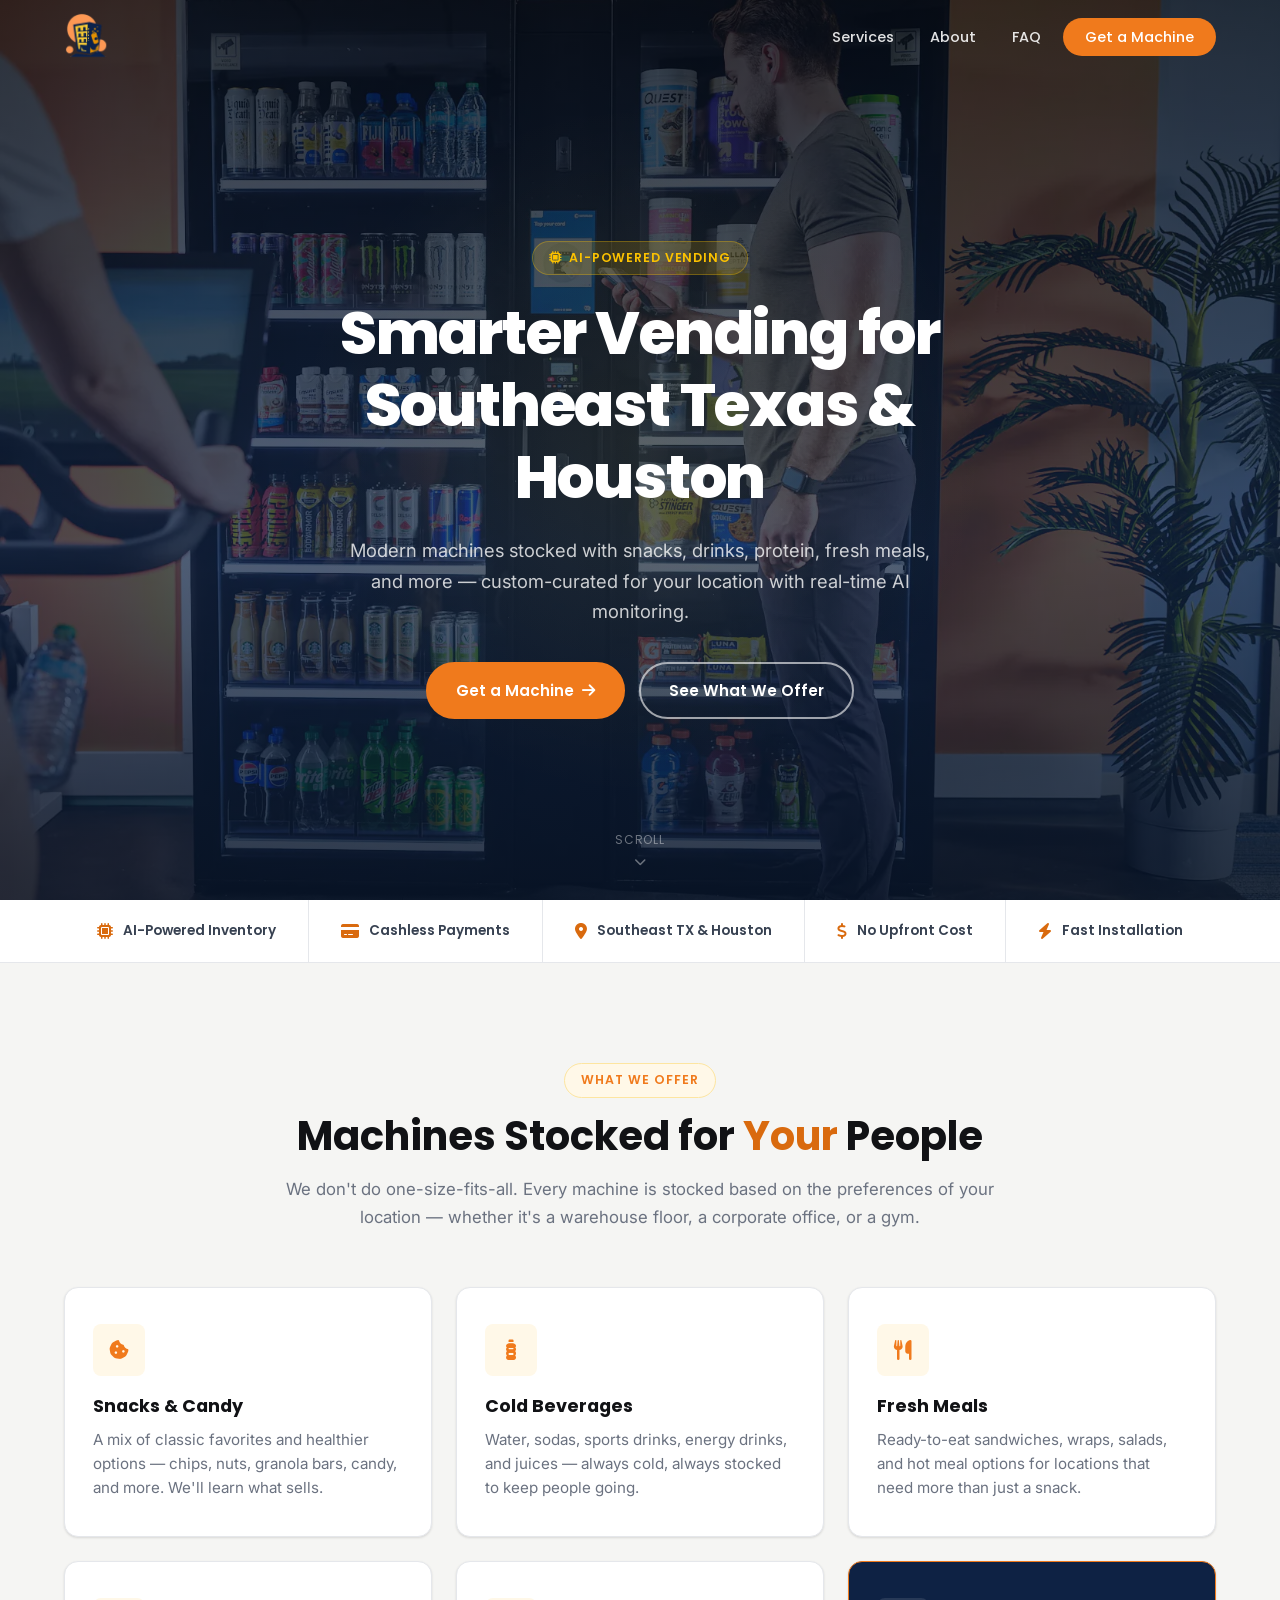
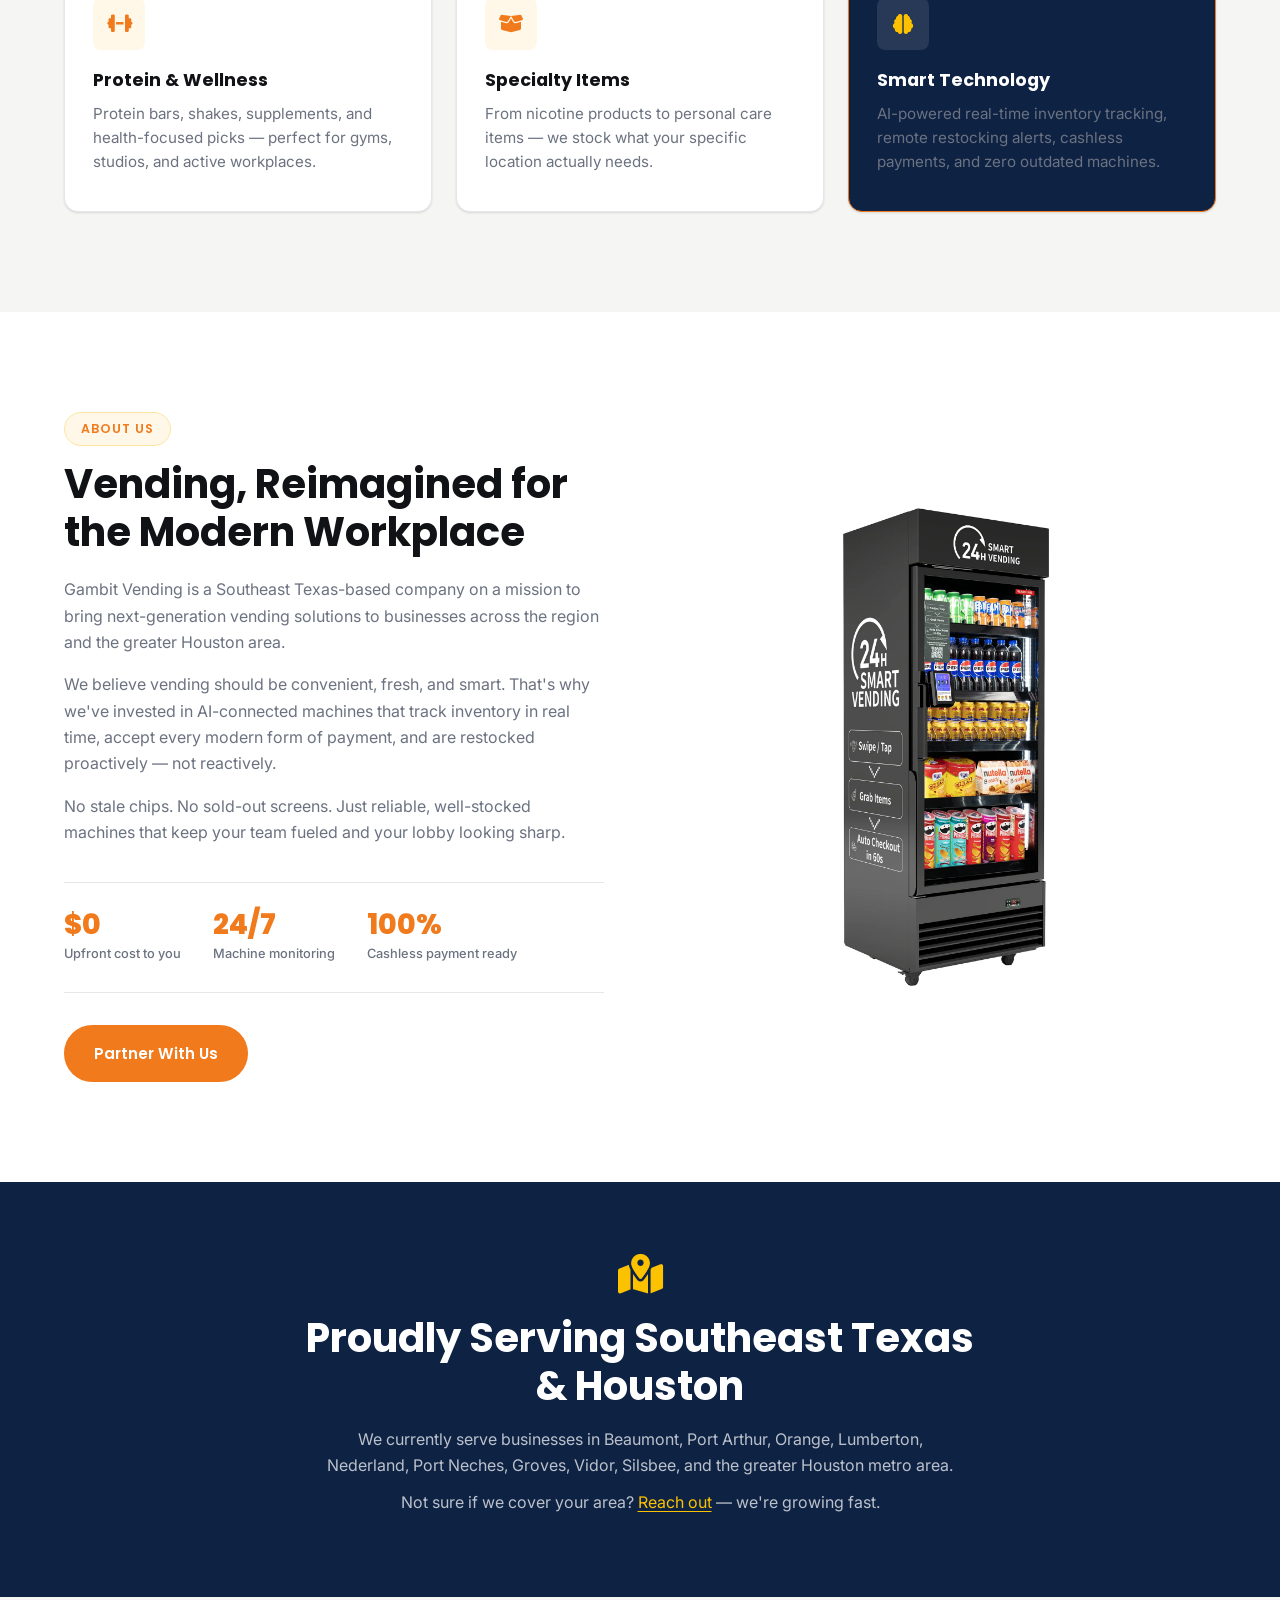
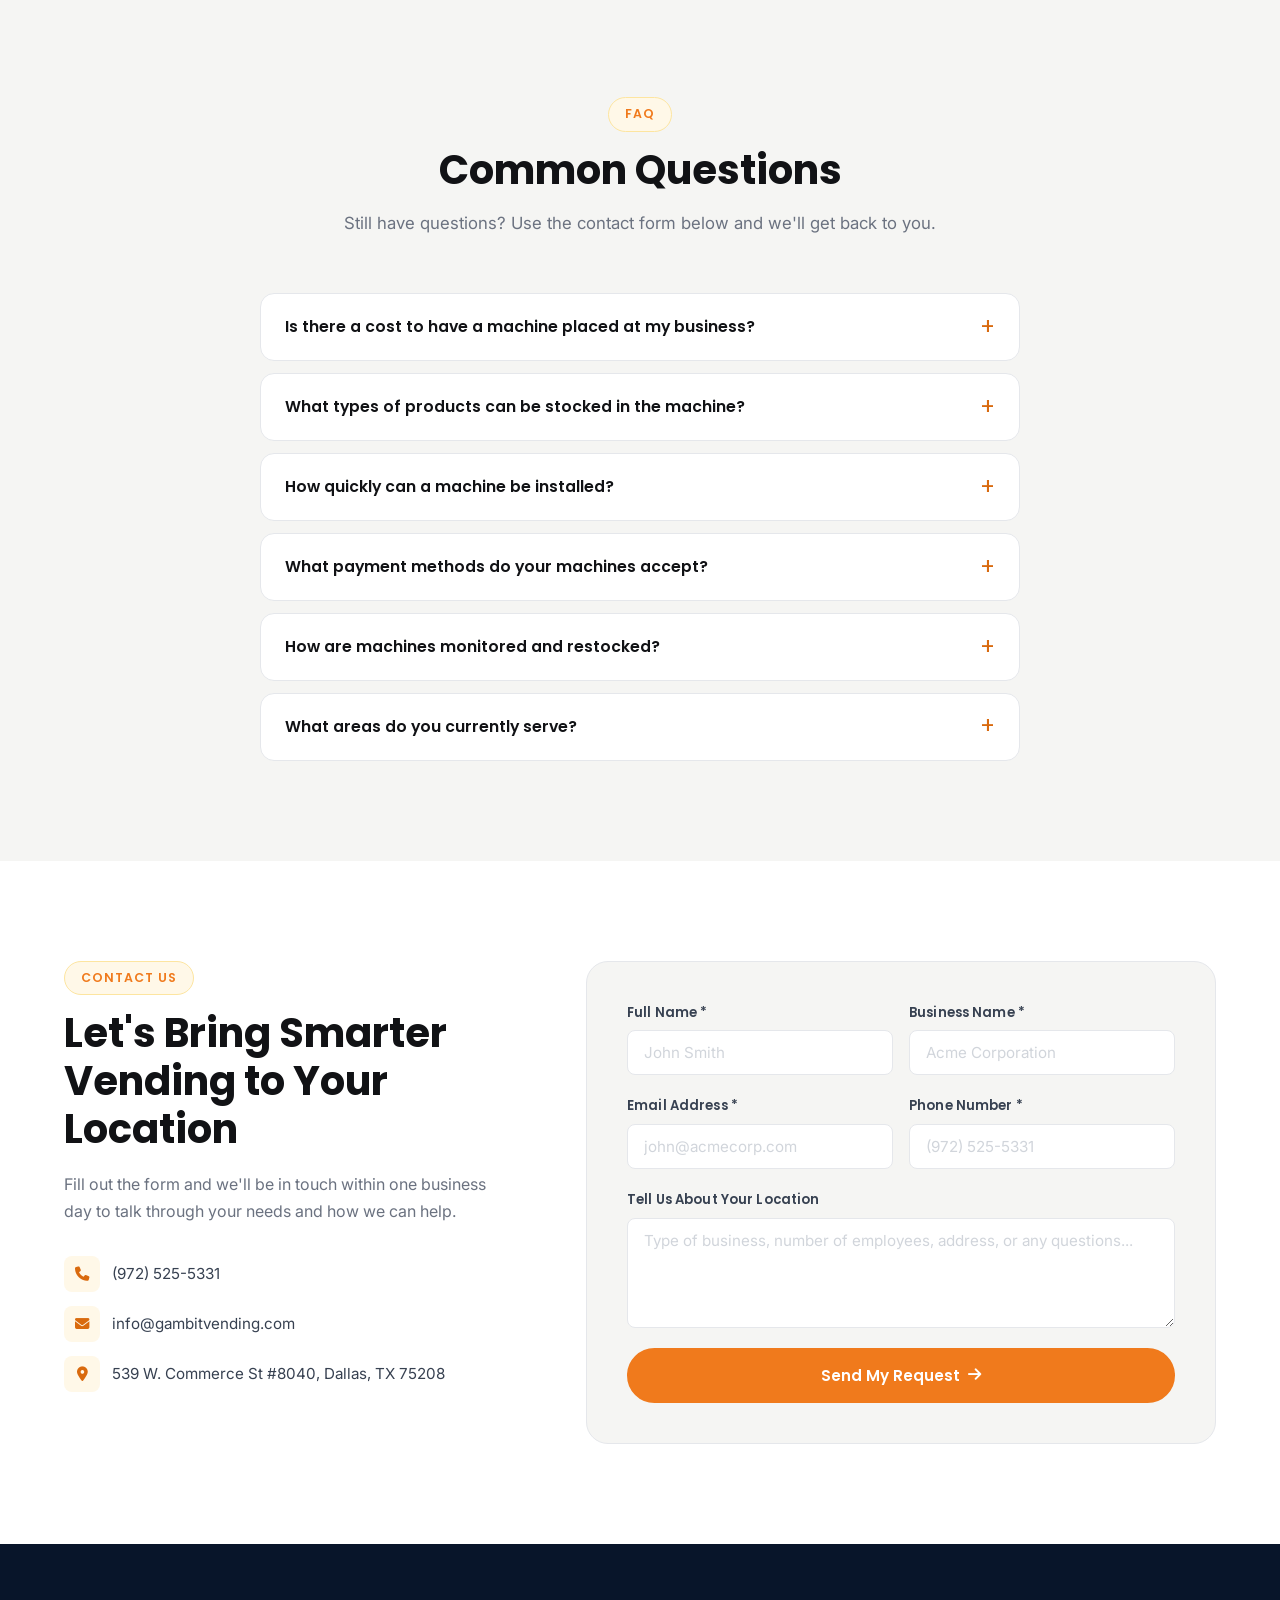
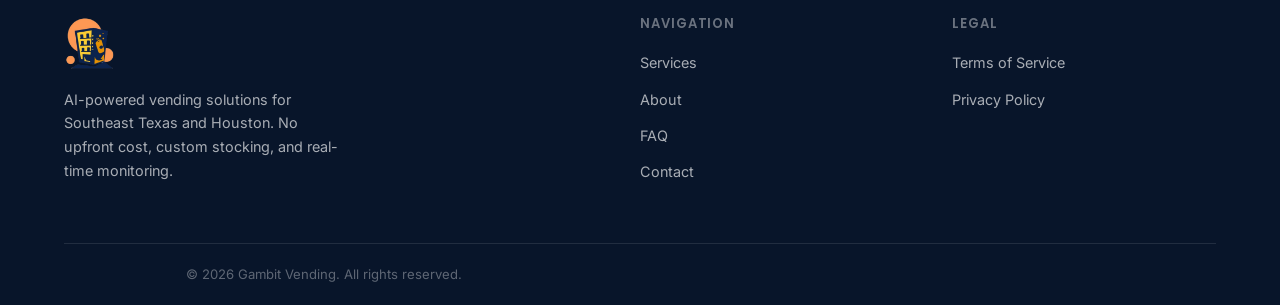
<file: index.html>
<!DOCTYPE html>
<html lang="en">
<head>
  <meta charset="UTF-8" />
  <meta name="viewport" content="width=device-width, initial-scale=1.0" />
  <meta name="description" content="Gambit Vending — AI-powered vending machines serving Southeast Texas and Houston. Custom stocking, cashless payments, and smart monitoring. No upfront cost." />
  <meta name="robots" content="index, follow" />

  <!-- Open Graph -->
  <meta property="og:type" content="website" />
  <meta property="og:title" content="Gambit Vending | Southeast Texas & Houston" />
  <meta property="og:description" content="Modern, AI-powered vending machines for your business. Custom stocking — snacks, drinks, protein, meals, and more." />
  <!-- <meta property="og:image" content="images/og-image.jpg" /> -->

  <title>Gambit Vending | Southeast Texas &amp; Houston</title>

  <!-- Fonts -->
  <link rel="preconnect" href="https://fonts.googleapis.com" />
  <link rel="preconnect" href="https://fonts.gstatic.com" crossorigin />
  <link href="https://fonts.googleapis.com/css2?family=Poppins:wght@400;600;700;800&family=Inter:wght@400;500;600&display=swap" rel="stylesheet" />

  <!-- Font Awesome 6 -->
  <link rel="stylesheet" href="https://cdnjs.cloudflare.com/ajax/libs/font-awesome/6.5.0/css/all.min.css" crossorigin="anonymous" referrerpolicy="no-referrer" />

  <!-- Styles -->
  <link rel="stylesheet" href="css/styles.css" />
</head>
<body>

  <!-- ============================================================
       NAVIGATION
  ============================================================ -->
  <header class="nav-header" id="navHeader">
    <nav class="nav-container" aria-label="Main navigation">

      <a href="#home" class="nav-logo" aria-label="Gambit Vending — home">
        <img src="assets/Logo.png" alt="Gambit Vending" class="nav-logo-img" />
      </a>

      <button class="nav-toggle" id="navToggle" aria-label="Toggle navigation" aria-expanded="false">
        <span></span>
        <span></span>
        <span></span>
      </button>

      <ul class="nav-links" id="navLinks" role="list">
        <li><a href="#services">Services</a></li>
        <li><a href="#about">About</a></li>
        <li><a href="#faq">FAQ</a></li>
        <li><a href="#contact" class="nav-cta">Get a Machine</a></li>
      </ul>

    </nav>
  </header>


  <!-- ============================================================
       HERO
  ============================================================ -->
  <section class="hero" id="home" aria-labelledby="heroHeading">

    <div class="hero-content">
      <span class="hero-badge">
        <i class="fa-solid fa-microchip"></i>
        AI-Powered Vending
      </span>

      <h1 id="heroHeading">
        Smarter Vending for<br />Southeast Texas &amp; Houston
      </h1>

      <p>
        Modern machines stocked with snacks, drinks, protein, fresh meals, and more —
        custom-curated for your location with real-time AI monitoring.
      </p>

      <div class="hero-cta-group">
        <a href="#contact" class="btn btn-primary">
          Get a Machine <i class="fa-solid fa-arrow-right"></i>
        </a>
        <a href="#services" class="btn btn-outline">
          See What We Offer
        </a>
      </div>
    </div>

    <div class="hero-scroll-hint" aria-hidden="true">
      <span>Scroll</span>
      <i class="fa-solid fa-chevron-down"></i>
    </div>

  </section>


  <!-- ============================================================
       TRUST BAR
  ============================================================ -->
  <section class="trust-bar" aria-label="Key features">
    <div class="container">
      <ul class="trust-items" role="list">
        <li class="trust-item">
          <i class="fa-solid fa-microchip" aria-hidden="true"></i>
          <span>AI-Powered Inventory</span>
        </li>
        <li class="trust-item">
          <i class="fa-solid fa-credit-card" aria-hidden="true"></i>
          <span>Cashless Payments</span>
        </li>
        <li class="trust-item">
          <i class="fa-solid fa-location-dot" aria-hidden="true"></i>
          <span>Southeast TX &amp; Houston</span>
        </li>
        <li class="trust-item">
          <i class="fa-solid fa-dollar-sign" aria-hidden="true"></i>
          <span>No Upfront Cost</span>
        </li>
        <li class="trust-item">
          <i class="fa-solid fa-bolt" aria-hidden="true"></i>
          <span>Fast Installation</span>
        </li>
      </ul>
    </div>
  </section>


  <!-- ============================================================
       SERVICES
  ============================================================ -->
  <section class="services" id="services" aria-labelledby="servicesHeading">
    <div class="container">

      <div class="section-header">
        <span class="section-tag">What We Offer</span>
        <h2 id="servicesHeading">Machines Stocked for <em>Your</em> People</h2>
        <p>
          We don't do one-size-fits-all. Every machine is stocked based on the preferences
          of your location — whether it's a warehouse floor, a corporate office, or a gym.
        </p>
      </div>

      <div class="services-grid">

        <div class="service-card">
          <div class="service-icon" aria-hidden="true"><i class="fa-solid fa-cookie-bite"></i></div>
          <h3>Snacks &amp; Candy</h3>
          <p>A mix of classic favorites and healthier options — chips, nuts, granola bars, candy, and more. We'll learn what sells.</p>
        </div>

        <div class="service-card">
          <div class="service-icon" aria-hidden="true"><i class="fa-solid fa-bottle-water"></i></div>
          <h3>Cold Beverages</h3>
          <p>Water, sodas, sports drinks, energy drinks, and juices — always cold, always stocked to keep people going.</p>
        </div>

        <div class="service-card">
          <div class="service-icon" aria-hidden="true"><i class="fa-solid fa-utensils"></i></div>
          <h3>Fresh Meals</h3>
          <p>Ready-to-eat sandwiches, wraps, salads, and hot meal options for locations that need more than just a snack.</p>
        </div>

        <div class="service-card">
          <div class="service-icon" aria-hidden="true"><i class="fa-solid fa-dumbbell"></i></div>
          <h3>Protein &amp; Wellness</h3>
          <p>Protein bars, shakes, supplements, and health-focused picks — perfect for gyms, studios, and active workplaces.</p>
        </div>

        <div class="service-card">
          <div class="service-icon" aria-hidden="true"><i class="fa-solid fa-box-open"></i></div>
          <h3>Specialty Items</h3>
          <p>From nicotine products to personal care items — we stock what your specific location actually needs.</p>
        </div>

        <div class="service-card service-card--featured">
          <div class="service-icon" aria-hidden="true"><i class="fa-solid fa-brain"></i></div>
          <h3>Smart Technology</h3>
          <p>AI-powered real-time inventory tracking, remote restocking alerts, cashless payments, and zero outdated machines.</p>
        </div>

      </div>
    </div>
  </section>


  <!-- ============================================================
       ABOUT
  ============================================================ -->
  <section class="about" id="about" aria-labelledby="aboutHeading">
    <div class="container">
      <div class="about-grid">

        <div class="about-content">
          <span class="section-tag">About Us</span>
          <h2 id="aboutHeading">Vending, Reimagined for the Modern Workplace</h2>

          <p>
            Gambit Vending is a Southeast Texas-based company on a mission to bring
            next-generation vending solutions to businesses across the region and the greater
            Houston area.
          </p>
          <p>
            We believe vending should be convenient, fresh, and smart. That's why we've invested
            in AI-connected machines that track inventory in real time, accept every modern form
            of payment, and are restocked proactively — not reactively.
          </p>
          <p>
            No stale chips. No sold-out screens. Just reliable, well-stocked machines that keep
            your team fueled and your lobby looking sharp.
          </p>

          <div class="about-stats" aria-label="Key stats">
            <div class="stat">
              <span class="stat-number">$0</span>
              <span class="stat-label">Upfront cost to you</span>
            </div>
            <div class="stat">
              <span class="stat-number">24/7</span>
              <span class="stat-label">Machine monitoring</span>
            </div>
            <div class="stat">
              <span class="stat-number">100%</span>
              <span class="stat-label">Cashless payment ready</span>
            </div>
          </div>

          <a href="#contact" class="btn btn-primary">Partner With Us</a>
        </div>

        <div class="about-image">
          <img src="assets/VMachine.webp" alt="Gambit Vending machine" style="width:100%;border-radius:22px;object-fit:cover;" />
        </div>

      </div>
    </div>
  </section>


  <!-- ============================================================
       SERVICE AREA BANNER
  ============================================================ -->
  <section class="area" aria-labelledby="areaHeading">
    <div class="container">
      <div class="area-content">
        <i class="fa-solid fa-map-location-dot area-icon" aria-hidden="true"></i>
        <h2 id="areaHeading">Proudly Serving Southeast Texas &amp; Houston</h2>
        <p>
          We currently serve businesses in Beaumont, Port Arthur, Orange, Lumberton, Nederland,
          Port Neches, Groves, Vidor, Silsbee, and the greater Houston metro area.
        </p>
        <p>
          Not sure if we cover your area?
          <a href="#contact">Reach out</a> — we're growing fast.
        </p>
      </div>
    </div>
  </section>


  <!-- ============================================================
       FAQ
  ============================================================ -->
  <section class="faq" id="faq" aria-labelledby="faqHeading">
    <div class="container">

      <div class="section-header">
        <span class="section-tag">FAQ</span>
        <h2 id="faqHeading">Common Questions</h2>
        <p>Still have questions? Use the contact form below and we'll get back to you.</p>
      </div>

      <div class="faq-list">

        <details class="faq-item">
          <summary>Is there a cost to have a machine placed at my business?</summary>
          <div class="faq-answer">
            <p>
              No — there is no upfront cost to businesses. We handle machine placement,
              installation, stocking, and maintenance at no charge to you. We earn revenue
              from product sales, making it a win-win for your business.
            </p>
          </div>
        </details>

        <details class="faq-item">
          <summary>What types of products can be stocked in the machine?</summary>
          <div class="faq-answer">
            <p>
              We offer a wide variety of products including snacks, candy, cold beverages,
              protein bars and shakes, fresh meals, and specialty items. Every machine is
              tailored to the preferences and needs of your specific location.
            </p>
          </div>
        </details>

        <details class="faq-item">
          <summary>How quickly can a machine be installed?</summary>
          <div class="faq-answer">
            <p>
              After we assess your space and finalize the placement agreement, most
              installations are completed within a few business days. We handle all
              logistics — you just pick the spot.
            </p>
          </div>
        </details>

        <details class="faq-item">
          <summary>What payment methods do your machines accept?</summary>
          <div class="faq-answer">
            <p>
              Our machines accept all major credit and debit cards, contactless payments
              (Apple Pay, Google Pay), and cash where applicable. We're cashless-first
              because it's faster, cleaner, and more convenient.
            </p>
          </div>
        </details>

        <details class="faq-item">
          <summary>How are machines monitored and restocked?</summary>
          <div class="faq-answer">
            <p>
              Our machines are connected to an AI-powered monitoring system that tracks
              inventory levels in real time. We receive automated restocking alerts and
              schedule service visits proactively — so your machine is never empty or
              running stale product.
            </p>
          </div>
        </details>

        <details class="faq-item">
          <summary>What areas do you currently serve?</summary>
          <div class="faq-answer">
            <p>
              We serve Southeast Texas — including Beaumont, Port Arthur, Orange, Nederland,
              Lumberton, Vidor, and surrounding communities — as well as the greater Houston
              metro area. Contact us to confirm availability at your specific location.
            </p>
          </div>
        </details>

      </div>
    </div>
  </section>


  <!-- ============================================================
       CONTACT / LEAD FORM
  ============================================================ -->
  <section class="contact" id="contact" aria-labelledby="contactHeading">
    <div class="container">
      <div class="contact-grid">

        <div class="contact-info">
          <span class="section-tag">Contact Us</span>
          <h2 id="contactHeading">Let's Bring Smarter Vending to Your Location</h2>
          <p>
            Fill out the form and we'll be in touch within one business day to talk through
            your needs and how we can help.
          </p>

          <ul class="contact-details" role="list">
            <li>
              <i class="fa-solid fa-phone" aria-hidden="true"></i>
              <a href="tel:+19725255331">(972) 525-5331</a>
            </li>
            <li>
              <i class="fa-solid fa-envelope" aria-hidden="true"></i>
              <a href="mailto:info@gambitvending.com">info@gambitvending.com</a>
            </li>
            <li>
              <i class="fa-solid fa-location-dot" aria-hidden="true"></i>
              539 W. Commerce St #8040, Dallas, TX 75208
            </li>
          </ul>
        </div>

        <div class="contact-form-wrapper">
          <!--
            Netlify Forms: This form is automatically processed by Netlify.
            The data-netlify="true" attribute enables form capture.
            The netlify-honeypot="bot-field" helps prevent spam.
          -->
          <form
            name="contact"
            method="POST"
            data-netlify="true"
            netlify-honeypot="bot-field"
            class="contact-form"
            id="contactForm"
            novalidate
          >
            <input type="hidden" name="form-name" value="contact" />

            <!-- Honeypot spam prevention — hidden from real users -->
            <p class="hidden" aria-hidden="true">
              <label>Do not fill this out: <input name="bot-field" tabindex="-1" /></label>
            </p>

            <div class="form-row">
              <div class="form-group">
                <label for="name">Full Name <span aria-hidden="true">*</span></label>
                <input
                  type="text"
                  id="name"
                  name="name"
                  placeholder="John Smith"
                  required
                  autocomplete="name"
                />
              </div>
              <div class="form-group">
                <label for="business">Business Name <span aria-hidden="true">*</span></label>
                <input
                  type="text"
                  id="business"
                  name="business"
                  placeholder="Acme Corporation"
                  required
                  autocomplete="organization"
                />
              </div>
            </div>

            <div class="form-row">
              <div class="form-group">
                <label for="email">Email Address <span aria-hidden="true">*</span></label>
                <input
                  type="email"
                  id="email"
                  name="email"
                  placeholder="john@acmecorp.com"
                  required
                  autocomplete="email"
                />
              </div>
              <div class="form-group">
                <label for="phone">Phone Number <span aria-hidden="true">*</span></label>
                <input
                  type="tel"
                  id="phone"
                  name="phone"
                  placeholder="(972) 525-5331"
                  required
                  autocomplete="tel"
                />
              </div>
            </div>

            <div class="form-group">
              <label for="message">Tell Us About Your Location</label>
              <textarea
                id="message"
                name="message"
                rows="4"
                placeholder="Type of business, number of employees, address, or any questions..."
              ></textarea>
            </div>

            <button type="submit" class="btn btn-primary btn-full" id="submitBtn">
              Send My Request <i class="fa-solid fa-arrow-right" aria-hidden="true"></i>
            </button>

          </form>
        </div>

      </div>
    </div>
  </section>


  <!-- ============================================================
       FOOTER
  ============================================================ -->
  <footer class="footer">
    <div class="container">

      <div class="footer-top">

        <div class="footer-brand">
          <img src="assets/Logo.png" alt="Gambit Vending" class="footer-logo-img" />
          <p>AI-powered vending solutions for Southeast Texas and Houston. No upfront cost, custom stocking, and real-time monitoring.</p>
        </div>

        <div class="footer-links">
          <h4>Navigation</h4>
          <ul role="list">
            <li><a href="#services">Services</a></li>
            <li><a href="#about">About</a></li>
            <li><a href="#faq">FAQ</a></li>
            <li><a href="#contact">Contact</a></li>
          </ul>
        </div>

        <div class="footer-legal">
          <h4>Legal</h4>
          <ul role="list">
            <li><a href="terms.html">Terms of Service</a></li>
            <li><a href="privacy.html">Privacy Policy</a></li>
          </ul>
        </div>

      </div>

      <div class="footer-bottom">
        <p>&copy; <span id="footerYear">2026</span> Gambit Vending. All rights reserved.</p>
      </div>

    </div>
  </footer>


  <!-- ============================================================
       SCRIPTS
  ============================================================ -->
  <script>
    // ── Mobile nav toggle ──
    const navToggle = document.getElementById('navToggle');
    const navLinks  = document.getElementById('navLinks');
    const navHeader = document.getElementById('navHeader');

    navToggle.addEventListener('click', () => {
      const isOpen = navLinks.classList.toggle('open');
      navToggle.classList.toggle('active', isOpen);
      navToggle.setAttribute('aria-expanded', String(isOpen));
    });

    // Close mobile nav on link click
    navLinks.querySelectorAll('a').forEach(link => {
      link.addEventListener('click', () => {
        navLinks.classList.remove('open');
        navToggle.classList.remove('active');
        navToggle.setAttribute('aria-expanded', 'false');
      });
    });

    // Sticky nav style on scroll
    window.addEventListener('scroll', () => {
      navHeader.classList.toggle('scrolled', window.scrollY > 24);
    });

    // ── Contact form – Netlify AJAX submission ──
    const form      = document.getElementById('contactForm');
    const submitBtn = document.getElementById('submitBtn');

    form.addEventListener('submit', async function (e) {
      e.preventDefault();

      submitBtn.disabled = true;
      submitBtn.innerHTML = '<i class="fa-solid fa-spinner fa-spin"></i> Sending…';

      const formData = new FormData(form);

      try {
        const response = await fetch('/', {
          method: 'POST',
          headers: { 'Content-Type': 'application/x-www-form-urlencoded' },
          body: new URLSearchParams(formData).toString(),
        });

        if (!response.ok) throw new Error('Network response was not ok');

        // Replace form with success state
        form.innerHTML = `
          <div class="form-success" role="status" aria-live="polite">
            <i class="fa-solid fa-circle-check" aria-hidden="true"></i>
            <h3>We Got Your Request!</h3>
            <p>Thanks for reaching out. We'll be in touch within one business day.</p>
          </div>
        `;
      } catch (err) {
        submitBtn.disabled = false;
        submitBtn.innerHTML = 'Send My Request <i class="fa-solid fa-arrow-right"></i>';
        alert('Something went wrong. Please try again or contact us directly by phone.');
      }
    });

    // ── Footer year ──
    document.getElementById('footerYear').textContent = new Date().getFullYear();
  </script>

</body>
</html>
</file>
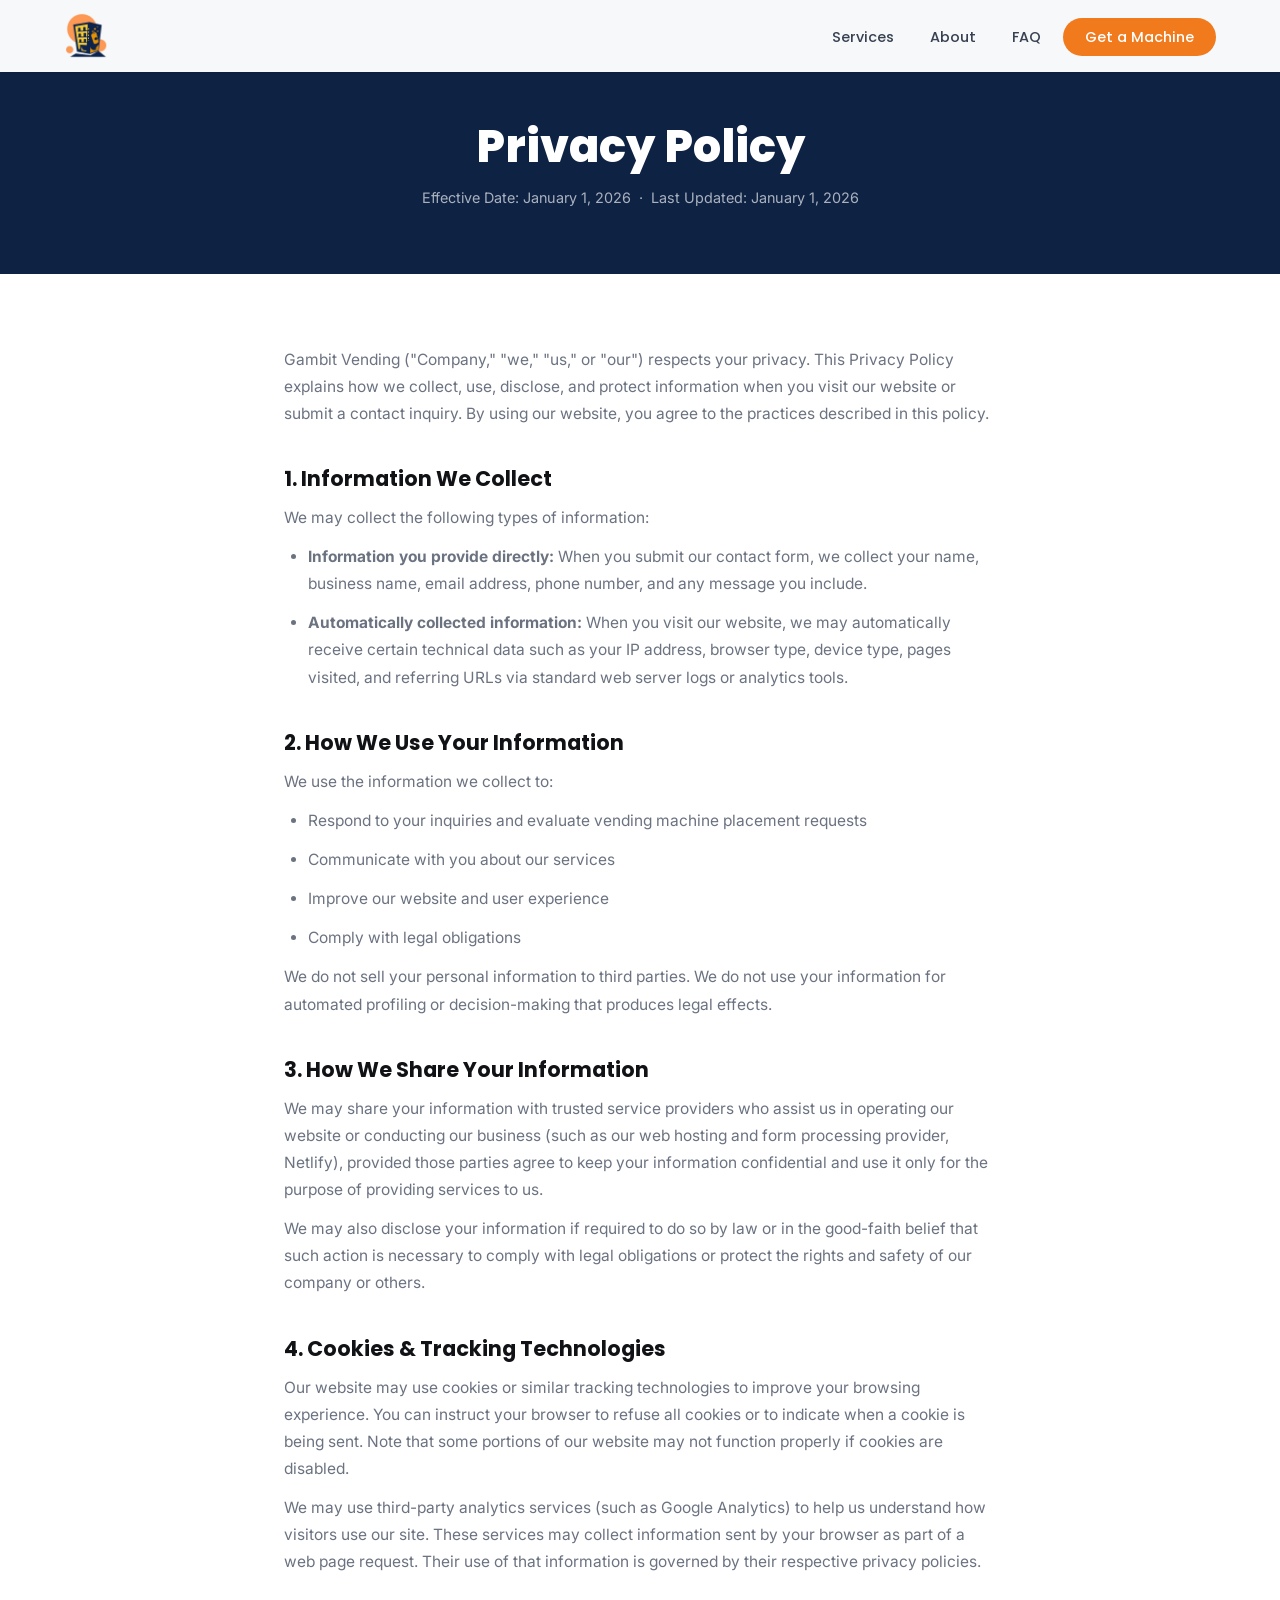
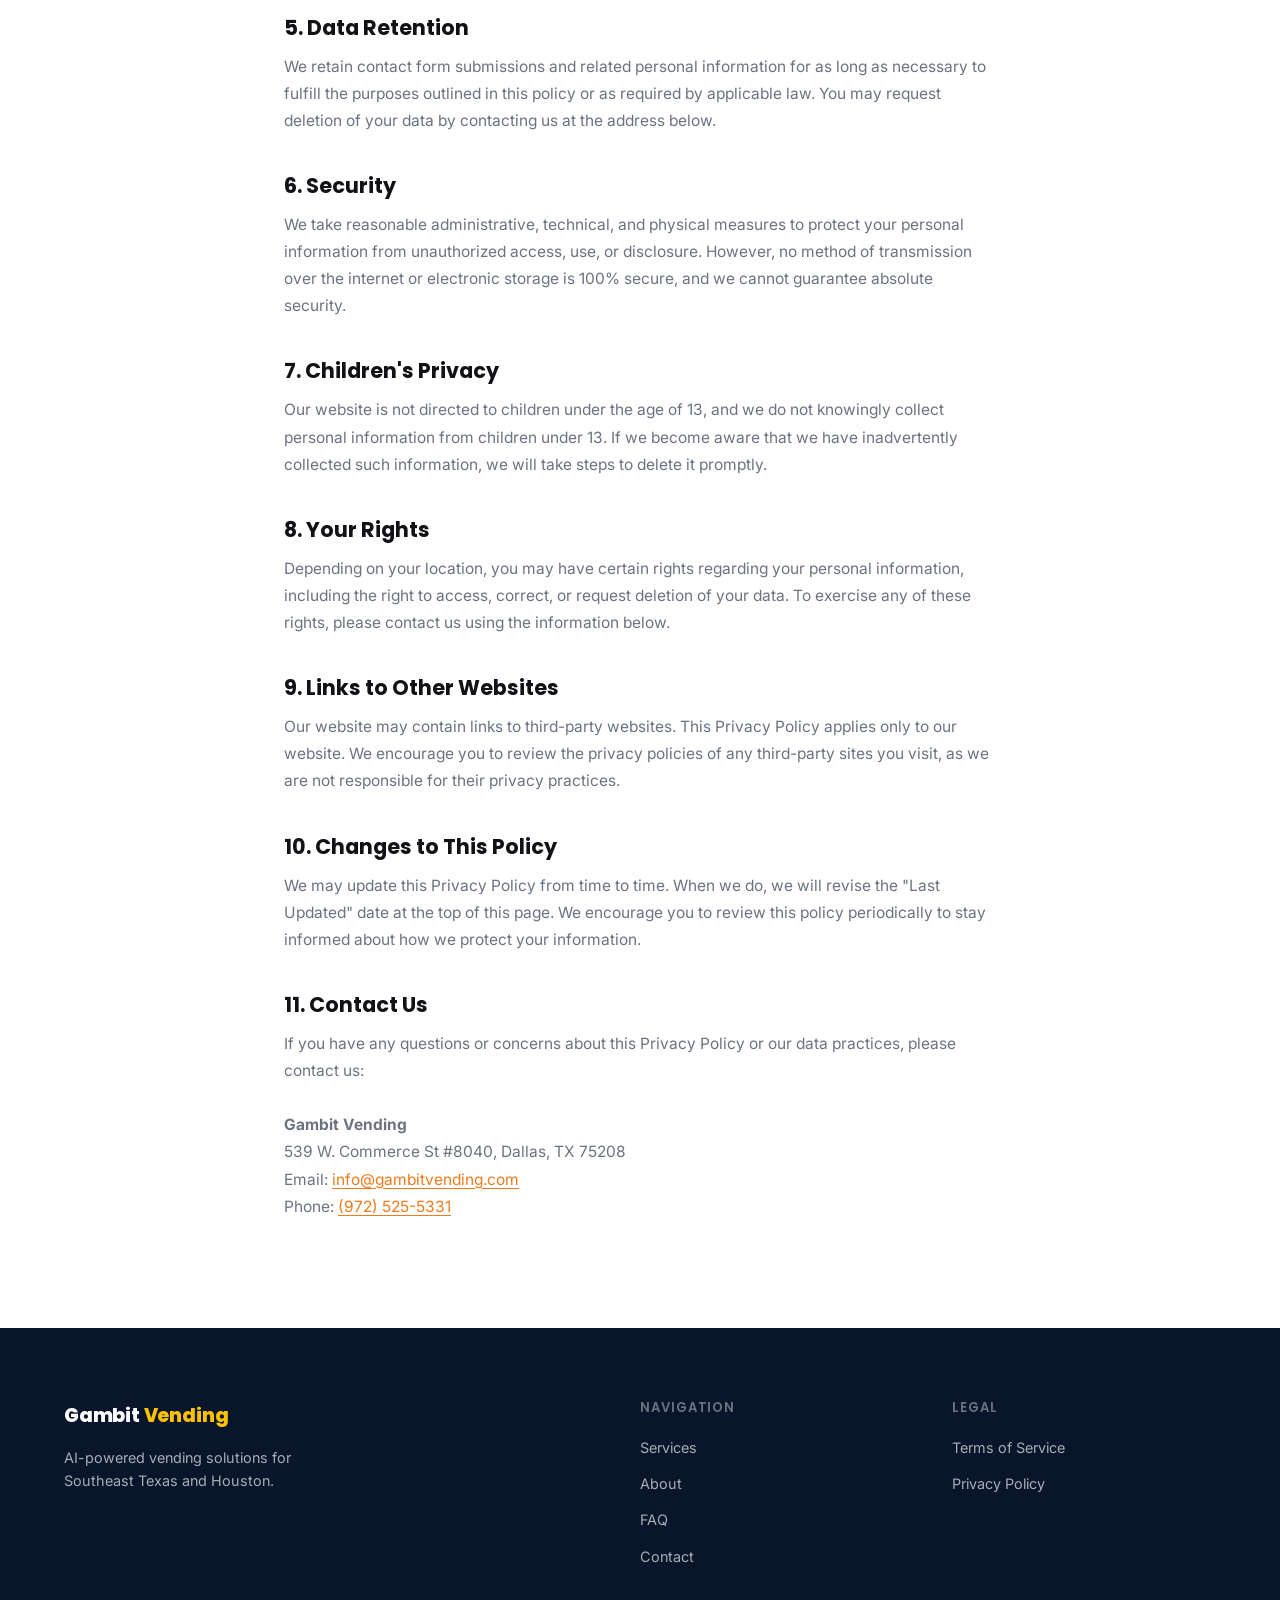
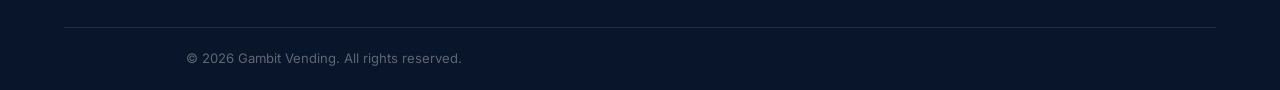
<file: privacy.html>
<!DOCTYPE html>
<html lang="en">
<head>
  <meta charset="UTF-8" />
  <meta name="viewport" content="width=device-width, initial-scale=1.0" />
  <meta name="description" content="Privacy Policy for Gambit Vending." />
  <meta name="robots" content="noindex" />
  <title>Privacy Policy | Gambit Vending</title>

  <link rel="preconnect" href="https://fonts.googleapis.com" />
  <link rel="preconnect" href="https://fonts.gstatic.com" crossorigin />
  <link href="https://fonts.googleapis.com/css2?family=Poppins:wght@400;600;700;800&family=Inter:wght@400;500;600&display=swap" rel="stylesheet" />
  <link rel="stylesheet" href="https://cdnjs.cloudflare.com/ajax/libs/font-awesome/6.5.0/css/all.min.css" crossorigin="anonymous" referrerpolicy="no-referrer" />
  <link rel="stylesheet" href="css/styles.css" />
</head>
<body>

  <!-- Navigation -->
  <header class="nav-header scrolled" id="navHeader">
    <nav class="nav-container" aria-label="Main navigation">
      <a href="index.html" class="nav-logo" aria-label="Gambit Vending — home">
        <img src="assets/Logo.png" alt="Gambit Vending" class="nav-logo-img" />
      </a>
      <button class="nav-toggle" id="navToggle" aria-label="Toggle navigation" aria-expanded="false">
        <span></span><span></span><span></span>
      </button>
      <ul class="nav-links" id="navLinks" role="list">
        <li><a href="index.html#services">Services</a></li>
        <li><a href="index.html#about">About</a></li>
        <li><a href="index.html#faq">FAQ</a></li>
        <li><a href="index.html#contact" class="nav-cta">Get a Machine</a></li>
      </ul>
    </nav>
  </header>

  <!-- Page Header -->
  <section class="inner-page-header">
    <div class="container">
      <h1>Privacy Policy</h1>
      <p>Effective Date: January 1, 2026 &nbsp;·&nbsp; Last Updated: January 1, 2026</p>
    </div>
  </section>

  <!-- Content -->
  <section class="inner-page-content">
    <div class="container">

      <p>
        Gambit Vending ("Company," "we," "us," or "our") respects your privacy. This
        Privacy Policy explains how we collect, use, disclose, and protect information when
        you visit our website or submit a contact inquiry. By using our website, you agree to
        the practices described in this policy.
      </p>

      <h2>1. Information We Collect</h2>
      <p>We may collect the following types of information:</p>
      <ul>
        <li>
          <strong>Information you provide directly:</strong> When you submit our contact form,
          we collect your name, business name, email address, phone number, and any message
          you include.
        </li>
        <li>
          <strong>Automatically collected information:</strong> When you visit our website,
          we may automatically receive certain technical data such as your IP address, browser
          type, device type, pages visited, and referring URLs via standard web server logs
          or analytics tools.
        </li>
      </ul>

      <h2>2. How We Use Your Information</h2>
      <p>We use the information we collect to:</p>
      <ul>
        <li>Respond to your inquiries and evaluate vending machine placement requests</li>
        <li>Communicate with you about our services</li>
        <li>Improve our website and user experience</li>
        <li>Comply with legal obligations</li>
      </ul>
      <p>
        We do not sell your personal information to third parties. We do not use your
        information for automated profiling or decision-making that produces legal effects.
      </p>

      <h2>3. How We Share Your Information</h2>
      <p>
        We may share your information with trusted service providers who assist us in
        operating our website or conducting our business (such as our web hosting and form
        processing provider, Netlify), provided those parties agree to keep your information
        confidential and use it only for the purpose of providing services to us.
      </p>
      <p>
        We may also disclose your information if required to do so by law or in the good-faith
        belief that such action is necessary to comply with legal obligations or protect the
        rights and safety of our company or others.
      </p>

      <h2>4. Cookies &amp; Tracking Technologies</h2>
      <p>
        Our website may use cookies or similar tracking technologies to improve your browsing
        experience. You can instruct your browser to refuse all cookies or to indicate when a
        cookie is being sent. Note that some portions of our website may not function properly
        if cookies are disabled.
      </p>
      <p>
        We may use third-party analytics services (such as Google Analytics) to help us
        understand how visitors use our site. These services may collect information sent by
        your browser as part of a web page request. Their use of that information is governed
        by their respective privacy policies.
      </p>

      <h2>5. Data Retention</h2>
      <p>
        We retain contact form submissions and related personal information for as long as
        necessary to fulfill the purposes outlined in this policy or as required by applicable
        law. You may request deletion of your data by contacting us at the address below.
      </p>

      <h2>6. Security</h2>
      <p>
        We take reasonable administrative, technical, and physical measures to protect your
        personal information from unauthorized access, use, or disclosure. However, no method
        of transmission over the internet or electronic storage is 100% secure, and we cannot
        guarantee absolute security.
      </p>

      <h2>7. Children's Privacy</h2>
      <p>
        Our website is not directed to children under the age of 13, and we do not knowingly
        collect personal information from children under 13. If we become aware that we have
        inadvertently collected such information, we will take steps to delete it promptly.
      </p>

      <h2>8. Your Rights</h2>
      <p>
        Depending on your location, you may have certain rights regarding your personal
        information, including the right to access, correct, or request deletion of your data.
        To exercise any of these rights, please contact us using the information below.
      </p>

      <h2>9. Links to Other Websites</h2>
      <p>
        Our website may contain links to third-party websites. This Privacy Policy applies
        only to our website. We encourage you to review the privacy policies of any third-party
        sites you visit, as we are not responsible for their privacy practices.
      </p>

      <h2>10. Changes to This Policy</h2>
      <p>
        We may update this Privacy Policy from time to time. When we do, we will revise the
        "Last Updated" date at the top of this page. We encourage you to review this policy
        periodically to stay informed about how we protect your information.
      </p>

      <h2>11. Contact Us</h2>
      <p>
        If you have any questions or concerns about this Privacy Policy or our data practices,
        please contact us:<br /><br />
        <strong>Gambit Vending</strong><br />
        539 W. Commerce St #8040, Dallas, TX 75208<br />
        Email: <a href="mailto:info@gambitvending.com">info@gambitvending.com</a><br />
        Phone: <a href="tel:+19725255331">(972) 525-5331</a>
      </p>

    </div>
  </section>

  <!-- Footer -->
  <footer class="footer">
    <div class="container">
      <div class="footer-top">
        <div class="footer-brand">
          <span class="logo-text">Gambit <span class="logo-accent">Vending</span></span>
          <p>AI-powered vending solutions for Southeast Texas and Houston.</p>
        </div>
        <div class="footer-links">
          <h4>Navigation</h4>
          <ul role="list">
            <li><a href="index.html#services">Services</a></li>
            <li><a href="index.html#about">About</a></li>
            <li><a href="index.html#faq">FAQ</a></li>
            <li><a href="index.html#contact">Contact</a></li>
          </ul>
        </div>
        <div class="footer-legal">
          <h4>Legal</h4>
          <ul role="list">
            <li><a href="terms.html">Terms of Service</a></li>
            <li><a href="privacy.html">Privacy Policy</a></li>
          </ul>
        </div>
      </div>
      <div class="footer-bottom">
        <p>&copy; <span id="footerYear">2026</span> Gambit Vending. All rights reserved.</p>
      </div>
    </div>
  </footer>

  <script>
    const navToggle = document.getElementById('navToggle');
    const navLinks  = document.getElementById('navLinks');
    navToggle.addEventListener('click', () => {
      const isOpen = navLinks.classList.toggle('open');
      navToggle.classList.toggle('active', isOpen);
      navToggle.setAttribute('aria-expanded', String(isOpen));
    });
    document.getElementById('footerYear').textContent = new Date().getFullYear();
  </script>

</body>
</html>
</file>
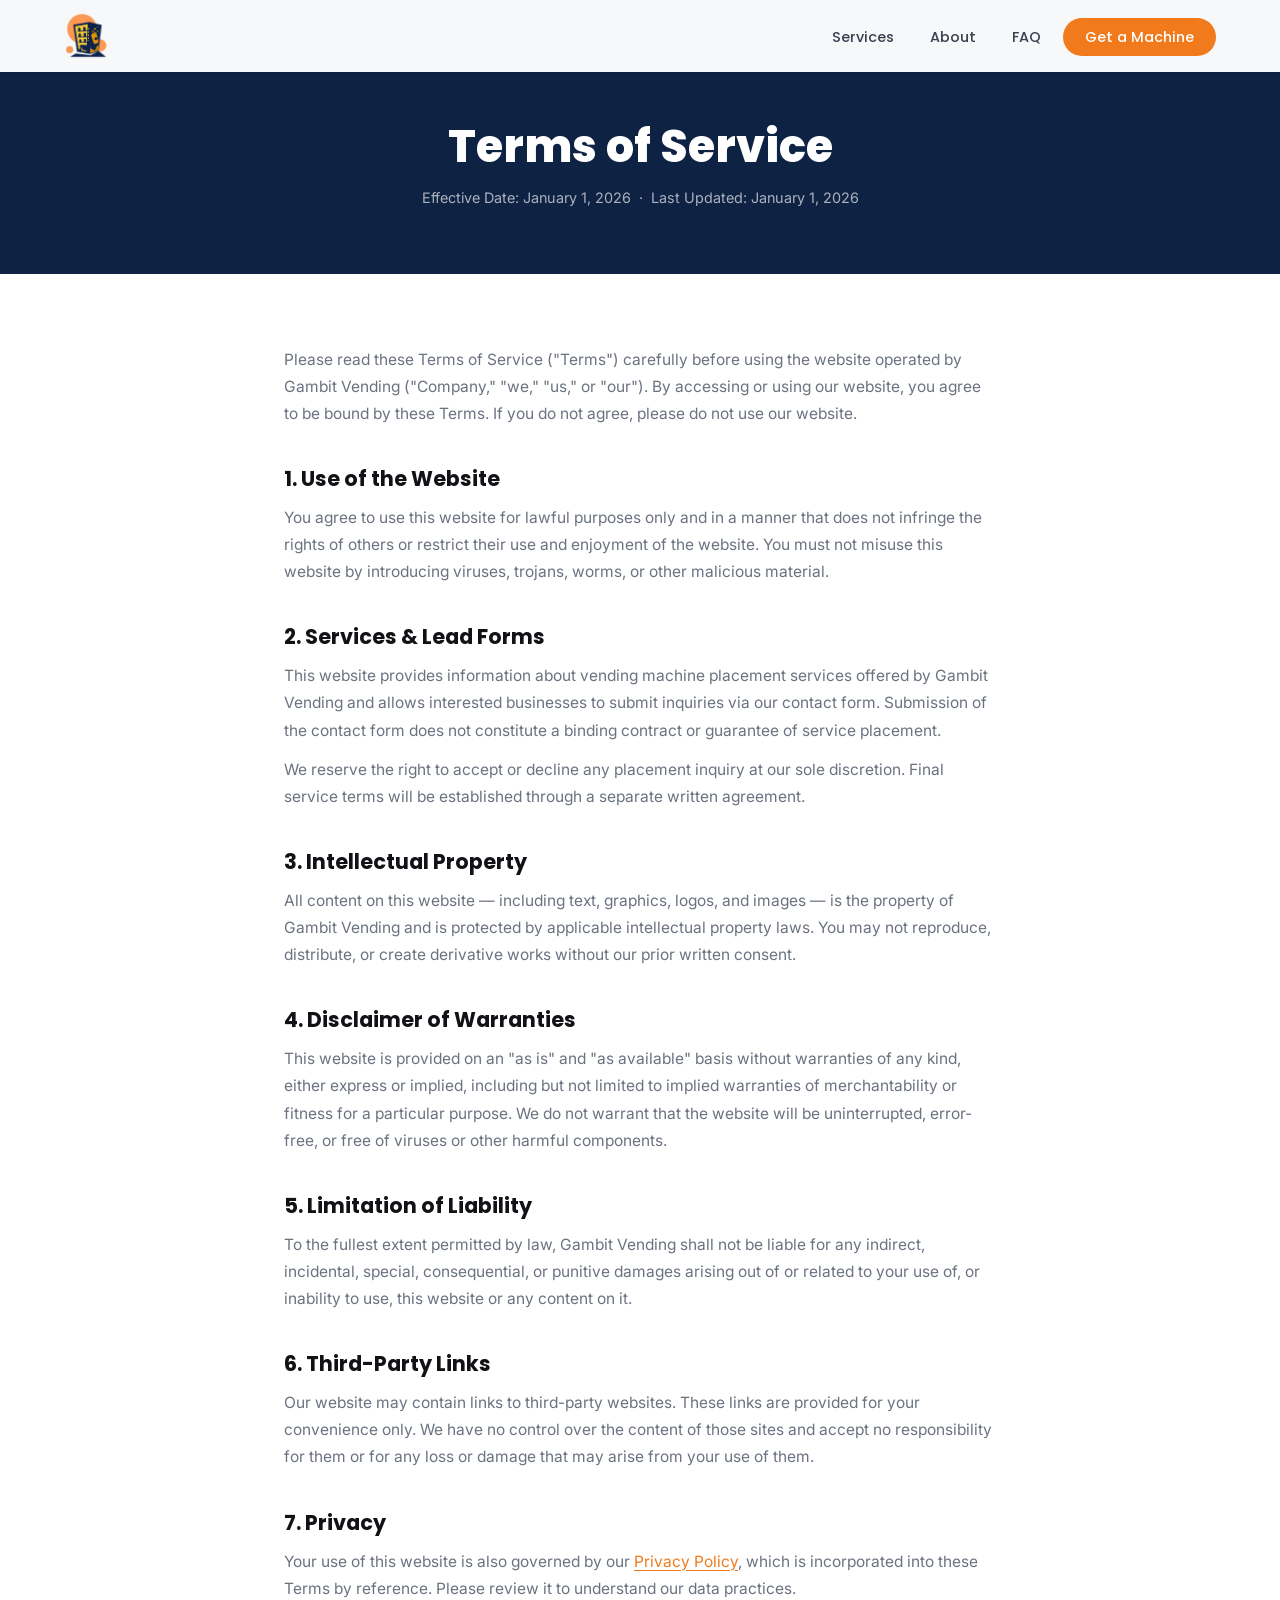
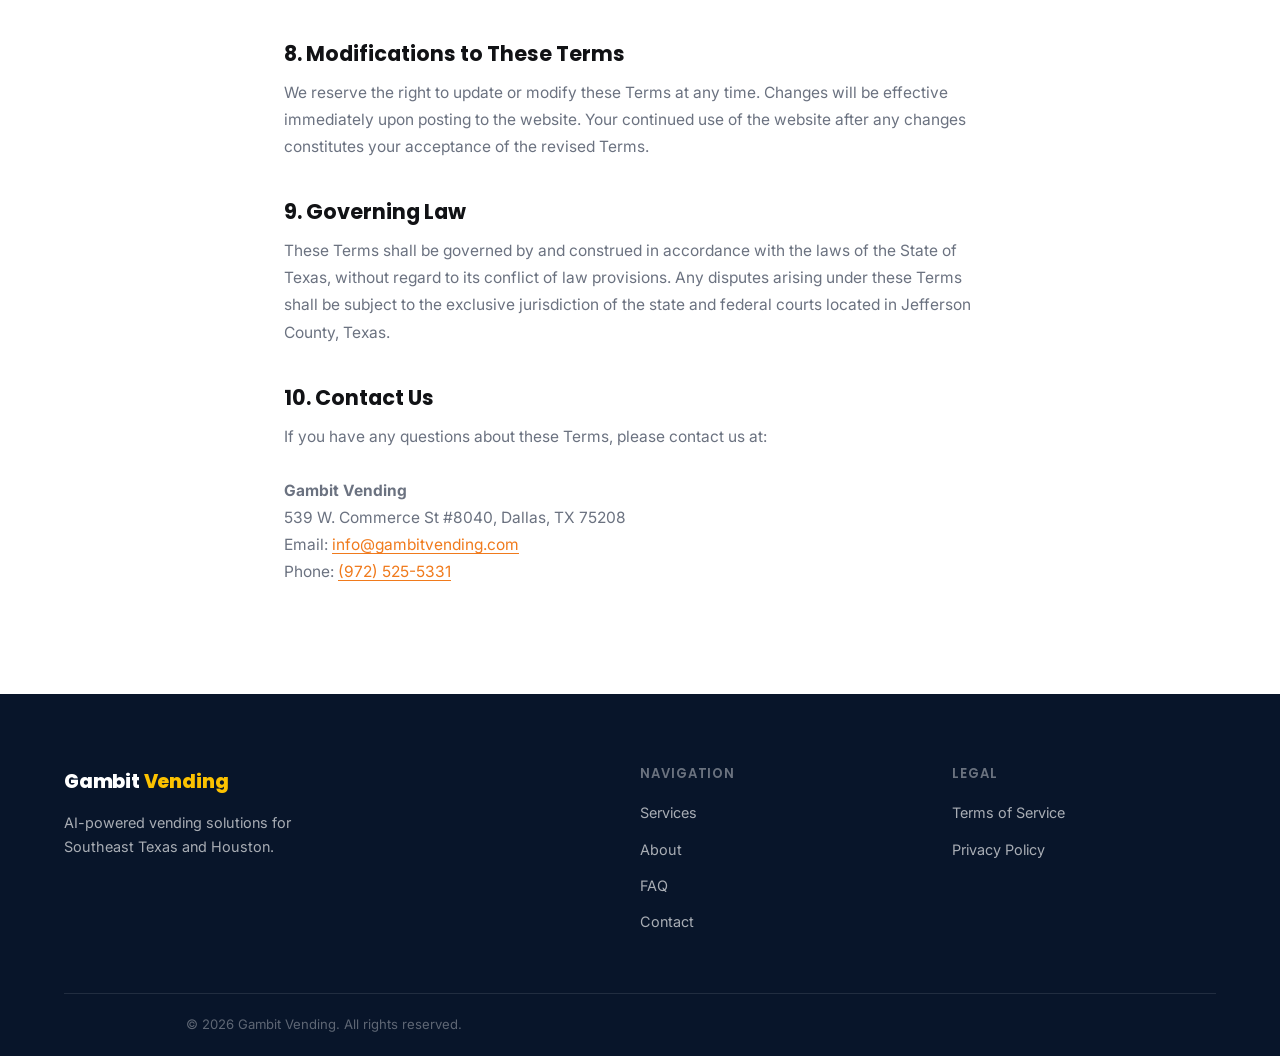
<file: terms.html>
<!DOCTYPE html>
<html lang="en">
<head>
  <meta charset="UTF-8" />
  <meta name="viewport" content="width=device-width, initial-scale=1.0" />
  <meta name="description" content="Terms of Service for Gambit Vending." />
  <meta name="robots" content="noindex" />
  <title>Terms of Service | Gambit Vending</title>

  <link rel="preconnect" href="https://fonts.googleapis.com" />
  <link rel="preconnect" href="https://fonts.gstatic.com" crossorigin />
  <link href="https://fonts.googleapis.com/css2?family=Poppins:wght@400;600;700;800&family=Inter:wght@400;500;600&display=swap" rel="stylesheet" />
  <link rel="stylesheet" href="https://cdnjs.cloudflare.com/ajax/libs/font-awesome/6.5.0/css/all.min.css" crossorigin="anonymous" referrerpolicy="no-referrer" />
  <link rel="stylesheet" href="css/styles.css" />
</head>
<body>

  <!-- Navigation -->
  <header class="nav-header scrolled" id="navHeader">
    <nav class="nav-container" aria-label="Main navigation">
      <a href="index.html" class="nav-logo" aria-label="Gambit Vending — home">
        <img src="assets/Logo.png" alt="Gambit Vending" class="nav-logo-img" />
      </a>
      <button class="nav-toggle" id="navToggle" aria-label="Toggle navigation" aria-expanded="false">
        <span></span><span></span><span></span>
      </button>
      <ul class="nav-links" id="navLinks" role="list">
        <li><a href="index.html#services">Services</a></li>
        <li><a href="index.html#about">About</a></li>
        <li><a href="index.html#faq">FAQ</a></li>
        <li><a href="index.html#contact" class="nav-cta">Get a Machine</a></li>
      </ul>
    </nav>
  </header>

  <!-- Page Header -->
  <section class="inner-page-header">
    <div class="container">
      <h1>Terms of Service</h1>
      <p>Effective Date: January 1, 2026 &nbsp;·&nbsp; Last Updated: January 1, 2026</p>
    </div>
  </section>

  <!-- Content -->
  <section class="inner-page-content">
    <div class="container">

      <p>
        Please read these Terms of Service ("Terms") carefully before using the website
        operated by Gambit Vending ("Company," "we," "us," or "our"). By accessing or
        using our website, you agree to be bound by these Terms. If you do not agree, please
        do not use our website.
      </p>

      <h2>1. Use of the Website</h2>
      <p>
        You agree to use this website for lawful purposes only and in a manner that does not
        infringe the rights of others or restrict their use and enjoyment of the website. You
        must not misuse this website by introducing viruses, trojans, worms, or other
        malicious material.
      </p>

      <h2>2. Services &amp; Lead Forms</h2>
      <p>
        This website provides information about vending machine placement services offered by
        Gambit Vending and allows interested businesses to submit inquiries via our
        contact form. Submission of the contact form does not constitute a binding contract
        or guarantee of service placement.
      </p>
      <p>
        We reserve the right to accept or decline any placement inquiry at our sole discretion.
        Final service terms will be established through a separate written agreement.
      </p>

      <h2>3. Intellectual Property</h2>
      <p>
        All content on this website — including text, graphics, logos, and images — is the
        property of Gambit Vending and is protected by applicable intellectual property
        laws. You may not reproduce, distribute, or create derivative works without our prior
        written consent.
      </p>

      <h2>4. Disclaimer of Warranties</h2>
      <p>
        This website is provided on an "as is" and "as available" basis without warranties of
        any kind, either express or implied, including but not limited to implied warranties of
        merchantability or fitness for a particular purpose. We do not warrant that the website
        will be uninterrupted, error-free, or free of viruses or other harmful components.
      </p>

      <h2>5. Limitation of Liability</h2>
      <p>
        To the fullest extent permitted by law, Gambit Vending shall not be liable for
        any indirect, incidental, special, consequential, or punitive damages arising out of or
        related to your use of, or inability to use, this website or any content on it.
      </p>

      <h2>6. Third-Party Links</h2>
      <p>
        Our website may contain links to third-party websites. These links are provided for
        your convenience only. We have no control over the content of those sites and accept
        no responsibility for them or for any loss or damage that may arise from your use of
        them.
      </p>

      <h2>7. Privacy</h2>
      <p>
        Your use of this website is also governed by our
        <a href="privacy.html">Privacy Policy</a>, which is incorporated into these Terms by
        reference. Please review it to understand our data practices.
      </p>

      <h2>8. Modifications to These Terms</h2>
      <p>
        We reserve the right to update or modify these Terms at any time. Changes will be
        effective immediately upon posting to the website. Your continued use of the website
        after any changes constitutes your acceptance of the revised Terms.
      </p>

      <h2>9. Governing Law</h2>
      <p>
        These Terms shall be governed by and construed in accordance with the laws of the
        State of Texas, without regard to its conflict of law provisions. Any disputes arising
        under these Terms shall be subject to the exclusive jurisdiction of the state and
        federal courts located in Jefferson County, Texas.
      </p>

      <h2>10. Contact Us</h2>
      <p>
        If you have any questions about these Terms, please contact us at:<br /><br />
        <strong>Gambit Vending</strong><br />
        539 W. Commerce St #8040, Dallas, TX 75208<br />
        Email: <a href="mailto:info@gambitvending.com">info@gambitvending.com</a><br />
        Phone: <a href="tel:+19725255331">(972) 525-5331</a>
      </p>

    </div>
  </section>

  <!-- Footer -->
  <footer class="footer">
    <div class="container">
      <div class="footer-top">
        <div class="footer-brand">
          <span class="logo-text">Gambit <span class="logo-accent">Vending</span></span>
          <p>AI-powered vending solutions for Southeast Texas and Houston.</p>
        </div>
        <div class="footer-links">
          <h4>Navigation</h4>
          <ul role="list">
            <li><a href="index.html#services">Services</a></li>
            <li><a href="index.html#about">About</a></li>
            <li><a href="index.html#faq">FAQ</a></li>
            <li><a href="index.html#contact">Contact</a></li>
          </ul>
        </div>
        <div class="footer-legal">
          <h4>Legal</h4>
          <ul role="list">
            <li><a href="terms.html">Terms of Service</a></li>
            <li><a href="privacy.html">Privacy Policy</a></li>
          </ul>
        </div>
      </div>
      <div class="footer-bottom">
        <p>&copy; <span id="footerYear">2026</span> Gambit Vending. All rights reserved.</p>
      </div>
    </div>
  </footer>

  <script>
    const navToggle = document.getElementById('navToggle');
    const navLinks  = document.getElementById('navLinks');
    navToggle.addEventListener('click', () => {
      const isOpen = navLinks.classList.toggle('open');
      navToggle.classList.toggle('active', isOpen);
      navToggle.setAttribute('aria-expanded', String(isOpen));
    });
    document.getElementById('footerYear').textContent = new Date().getFullYear();
  </script>

</body>
</html>
</file>
<file: css/styles.css>
/* =============================================================
   Gambit Vending — Stylesheet
   Colors: navy + yellow & orange accents
   Fonts: Poppins (headings) + Inter (body)
============================================================= */

/* -------------------------
   1. Custom Properties
------------------------- */
:root {
  --white: #ffffff;
  --off-white: #f5f5f3;
  --green-900: #08152a;
  --green-800: #0e2244;
  --green-700: #f07a1c;
  --green-600: #d96a0e;
  --green-400: #fcc200;
  --green-100: #fef0cc;
  --green-50: #fff8e8;

  --text-900: #111215;
  --text-700: #374151;
  --text-500: #6b7280;
  --text-300: #d1d5db;
  --border: #e5e7eb;
  --border-green: #fde5a0;

  --shadow-sm: 0 1px 3px rgba(0, 0, 0, 0.07), 0 1px 2px rgba(0, 0, 0, 0.05);
  --shadow-md: 0 4px 16px rgba(0, 0, 0, 0.09);
  --shadow-lg: 0 10px 40px rgba(0, 0, 0, 0.12);

  --radius-sm: 8px;
  --radius-md: 14px;
  --radius-lg: 22px;
  --radius-full: 100px;

  --transition: 0.22s ease;
  --max-width: 1200px;
}

/* -------------------------
   2. Reset & Base
------------------------- */
*, *::before, *::after {
  box-sizing: border-box;
  margin: 0;
  padding: 0;
}

html {
  scroll-behavior: smooth;
  font-size: 16px;
  overflow-x: hidden;
}

body {
  font-family: 'Inter', system-ui, -apple-system, sans-serif;
  color: var(--text-700);
  background: var(--white);
  line-height: 1.65;
  -webkit-font-smoothing: antialiased;
  overflow-x: hidden;
}

img, svg {
  display: block;
  max-width: 100%;
}

a {
  color: var(--green-700);
  text-decoration: none;
  transition: color var(--transition);
}

a:hover { color: var(--green-600); }

ul { list-style: none; }

/* -------------------------
   3. Typography
------------------------- */
h1, h2, h3, h4 {
  font-family: 'Poppins', sans-serif;
  color: var(--text-900);
  line-height: 1.2;
  font-weight: 700;
}

h1 { font-size: clamp(2.1rem, 5.5vw, 3.75rem); font-weight: 800; }
h2 { font-size: clamp(1.7rem, 3.5vw, 2.5rem); }
h3 { font-size: 1.25rem; }

p { max-width: 65ch; }

em { font-style: normal; color: var(--green-600); }

/* -------------------------
   4. Layout Utilities
------------------------- */
.container {
  width: 100%;
  max-width: var(--max-width);
  margin: 0 auto;
  padding: 0 24px;
}

.hidden { display: none !important; }

/* -------------------------
   5. Buttons
------------------------- */
.btn {
  display: inline-flex;
  align-items: center;
  gap: 8px;
  padding: 14px 28px;
  border-radius: var(--radius-full);
  font-family: 'Poppins', sans-serif;
  font-weight: 600;
  font-size: 0.95rem;
  cursor: pointer;
  border: 2px solid transparent;
  transition: all var(--transition);
  text-decoration: none;
}

.btn-primary {
  background: var(--green-700);
  color: var(--white);
  border-color: var(--green-700);
}
.btn-primary:hover {
  background: var(--green-800);
  border-color: var(--green-800);
  color: var(--white);
  transform: translateY(-1px);
  box-shadow: 0 6px 20px rgba(240, 122, 28, 0.35);
}

.btn-outline {
  background: transparent;
  color: var(--white);
  border-color: rgba(255, 255, 255, 0.6);
}
.btn-outline:hover {
  background: rgba(255, 255, 255, 0.12);
  border-color: var(--white);
  color: var(--white);
}

.btn-full { width: 100%; justify-content: center; }

/* -------------------------
   6. Section Header
------------------------- */
.section-header {
  text-align: center;
  margin-bottom: 56px;
}

.section-header p {
  font-size: 1.05rem;
  color: var(--text-500);
  margin: 16px auto 0;
}

.section-tag {
  display: inline-block;
  background: var(--green-50);
  color: var(--green-700);
  font-family: 'Poppins', sans-serif;
  font-size: 0.78rem;
  font-weight: 600;
  letter-spacing: 0.08em;
  text-transform: uppercase;
  padding: 6px 16px;
  border-radius: var(--radius-full);
  margin-bottom: 14px;
  border: 1px solid var(--border-green);
}

/* -------------------------
   7. Navigation
------------------------- */
.nav-header {
  position: fixed;
  top: 0;
  left: 0;
  right: 0;
  z-index: 1000;
  background: transparent;
  transition: background var(--transition), box-shadow var(--transition);
}

.nav-header.scrolled {
  background: rgba(255, 255, 255, 0.97);
  box-shadow: var(--shadow-sm);
  backdrop-filter: blur(8px);
}

.nav-container {
  display: flex;
  align-items: center;
  justify-content: space-between;
  max-width: var(--max-width);
  margin: 0 auto;
  padding: 0 24px;
  height: 72px;
}

.logo-text {
  font-family: 'Poppins', sans-serif;
  font-size: 1.2rem;
  font-weight: 800;
  color: var(--white);
  transition: color var(--transition);
  letter-spacing: -0.01em;
}

.nav-header.scrolled .logo-text { color: var(--text-900); }

.logo-accent { color: var(--green-400); }

.nav-header.scrolled .logo-accent { color: var(--green-600); }

.nav-logo-img {
  height: 48px;
  width: auto;
  display: block;
}

.nav-links {
  display: flex;
  align-items: center;
  gap: 8px;
}

.nav-links li a {
  font-family: 'Poppins', sans-serif;
  font-size: 0.9rem;
  font-weight: 500;
  color: rgba(255, 255, 255, 0.88);
  padding: 8px 14px;
  border-radius: var(--radius-sm);
  transition: all var(--transition);
}

.nav-header.scrolled .nav-links li a {
  color: var(--text-700);
}

.nav-links li a:hover {
  color: var(--white);
  background: rgba(255, 255, 255, 0.1);
}

.nav-header.scrolled .nav-links li a:hover {
  color: var(--green-700);
  background: var(--green-50);
}

.nav-cta {
  background: var(--green-700) !important;
  color: var(--white) !important;
  border-radius: var(--radius-full) !important;
  padding: 9px 22px !important;
}

.nav-cta:hover {
  background: var(--green-800) !important;
  color: var(--white) !important;
  box-shadow: 0 4px 14px rgba(240, 122, 28, 0.3);
}

/* Hamburger */
.nav-toggle {
  display: none;
  flex-direction: column;
  gap: 5px;
  background: none;
  border: none;
  cursor: pointer;
  padding: 6px;
}

.nav-toggle span {
  display: block;
  width: 24px;
  height: 2px;
  background: var(--white);
  border-radius: 2px;
  transition: transform 0.28s ease, opacity 0.28s ease;
}

.nav-header.scrolled .nav-toggle span { background: var(--text-900); }

.nav-toggle.active span:nth-child(1) { transform: translateY(7px) rotate(45deg); }
.nav-toggle.active span:nth-child(2) { opacity: 0; }
.nav-toggle.active span:nth-child(3) { transform: translateY(-7px) rotate(-45deg); }

/* -------------------------
   8. Hero
------------------------- */
.hero {
  min-height: 100vh;
  display: flex;
  align-items: center;
  justify-content: center;
  text-align: center;
  position: relative;
  background-color: var(--green-800);
  background-image:
    linear-gradient(to bottom, rgba(5, 12, 24, 0.80) 0%, rgba(14, 34, 68, 0.72) 60%, rgba(8, 21, 42, 0.85) 100%),
    url('../assets/download.webp');
  background-size: cover;
  background-position: center 20%;
  overflow: hidden;
}

/* decorative circle */
.hero::before {
  content: '';
  position: absolute;
  width: 700px;
  height: 700px;
  border-radius: 50%;
  background: radial-gradient(circle, rgba(252, 194, 0, 0.08) 0%, transparent 70%);
  top: 50%;
  left: 50%;
  transform: translate(-50%, -50%);
  pointer-events: none;
}

.hero-content {
  position: relative;
  z-index: 1;
  padding: 120px 24px 60px;
  max-width: 820px;
  width: 100%;
}

.hero-badge {
  display: inline-flex;
  align-items: center;
  gap: 7px;
  background: rgba(252, 194, 0, 0.15);
  color: var(--green-400);
  border: 1px solid rgba(252, 194, 0, 0.3);
  font-family: 'Poppins', sans-serif;
  font-size: 0.78rem;
  font-weight: 600;
  letter-spacing: 0.07em;
  text-transform: uppercase;
  padding: 6px 16px;
  border-radius: var(--radius-full);
  margin-bottom: 22px;
}

.hero-content h1 {
  color: var(--white);
  margin-bottom: 22px;
  letter-spacing: -0.02em;
}

.hero-content p {
  font-size: clamp(1rem, 2vw, 1.15rem);
  color: rgba(255, 255, 255, 0.78);
  margin: 0 auto 36px;
  max-width: 600px;
}

.hero-cta-group {
  display: flex;
  gap: 14px;
  justify-content: center;
  flex-wrap: wrap;
}

.hero-scroll-hint {
  position: absolute;
  bottom: 32px;
  left: 50%;
  transform: translateX(-50%);
  display: flex;
  flex-direction: column;
  align-items: center;
  gap: 6px;
  color: rgba(255, 255, 255, 0.4);
  font-size: 0.75rem;
  font-family: 'Poppins', sans-serif;
  letter-spacing: 0.06em;
  text-transform: uppercase;
  animation: bounce 2s infinite;
}

@keyframes bounce {
  0%, 100% { transform: translateX(-50%) translateY(0); }
  50% { transform: translateX(-50%) translateY(6px); }
}

/* -------------------------
   9. Trust Bar
------------------------- */
.trust-bar {
  background: var(--white);
  border-bottom: 1px solid var(--border);
  padding: 0;
}

.trust-items {
  display: flex;
  align-items: center;
  justify-content: center;
  flex-wrap: wrap;
  gap: 0;
  padding: 0;
}

.trust-item {
  display: flex;
  align-items: center;
  gap: 10px;
  padding: 20px 32px;
  border-right: 1px solid var(--border);
  font-family: 'Poppins', sans-serif;
  font-size: 0.85rem;
  font-weight: 600;
  color: var(--text-700);
}

.trust-item:last-child { border-right: none; }

.trust-item i {
  color: var(--green-600);
  font-size: 1rem;
}

/* Grid children: prevent content from blowing out grid tracks */
.services-grid > *,
.about-grid > *,
.contact-grid > *,
.footer-top > * {
  min-width: 0;
}

/* -------------------------
   10. Services
------------------------- */
.services {
  padding: 100px 0;
  background: var(--off-white);
}

.services-grid {
  display: grid;
  grid-template-columns: repeat(3, 1fr);
  gap: 24px;
}

.service-card {
  background: var(--white);
  border-radius: var(--radius-md);
  padding: 36px 28px;
  border: 1px solid var(--border);
  transition: all var(--transition);
  box-shadow: var(--shadow-sm);
}

.service-card:hover {
  transform: translateY(-4px);
  box-shadow: var(--shadow-lg);
  border-color: var(--border-green);
}

.service-card--featured {
  background: var(--green-800);
  border-color: var(--green-700);
  color: rgba(255, 255, 255, 0.85);
}

.service-card--featured h3 { color: var(--white); }
.service-card--featured p { color: rgba(255, 255, 255, 0.75); max-width: 100%; }
.service-card--featured .service-icon { background: rgba(255, 255, 255, 0.1); color: var(--green-400); }
.service-card--featured:hover { border-color: var(--green-600); }

.service-icon {
  width: 52px;
  height: 52px;
  background: var(--green-50);
  color: var(--green-700);
  border-radius: var(--radius-sm);
  display: flex;
  align-items: center;
  justify-content: center;
  font-size: 1.25rem;
  margin-bottom: 20px;
}

.service-card h3 {
  margin-bottom: 10px;
  font-size: 1.1rem;
}

.service-card p {
  font-size: 0.95rem;
  color: var(--text-500);
  max-width: 100%;
  line-height: 1.6;
}

/* -------------------------
   11. About
------------------------- */
.about {
  padding: 100px 0;
  background: var(--white);
}

.about-grid {
  display: grid;
  grid-template-columns: 1fr 1fr;
  gap: 72px;
  align-items: center;
}

.about-content .section-tag { margin-bottom: 14px; }

.about-content h2 { margin-bottom: 20px; }

.about-content p {
  color: var(--text-500);
  margin-bottom: 16px;
  max-width: 100%;
  font-size: 1rem;
}

.about-stats {
  display: flex;
  gap: 32px;
  margin: 36px 0 32px;
  padding: 28px 0;
  border-top: 1px solid var(--border);
  border-bottom: 1px solid var(--border);
}

.stat {
  display: flex;
  flex-direction: column;
  gap: 4px;
}

.stat-number {
  font-family: 'Poppins', sans-serif;
  font-size: 1.75rem;
  font-weight: 800;
  color: var(--green-700);
  line-height: 1;
}

.stat-label {
  font-size: 0.8rem;
  color: var(--text-500);
  font-weight: 500;
}

.about-image {
  position: relative;
}

/*
  -------------------------------------------------------
  ABOUT SECTION PHOTO:
  To use a real photo, replace .about-image-placeholder
  with: <img src="images/about-machine.jpg" alt="Gambit Vending Machine" />
  and add this CSS: img { border-radius: var(--radius-lg); object-fit: cover; }
  -------------------------------------------------------
*/
.about-image-placeholder {
  background: linear-gradient(145deg, var(--green-50) 0%, var(--green-100) 100%);
  border-radius: var(--radius-lg);
  border: 2px dashed var(--border-green);
  display: flex;
  flex-direction: column;
  align-items: center;
  justify-content: center;
  padding: 72px 40px;
  text-align: center;
  min-height: 360px;
  gap: 16px;
}

.about-image-placeholder i {
  font-size: 3.5rem;
  color: var(--green-600);
  opacity: 0.5;
}

.about-image-placeholder p {
  color: var(--green-700);
  font-family: 'Poppins', sans-serif;
  font-weight: 600;
  font-size: 1rem;
  opacity: 0.6;
  max-width: 100%;
  text-align: center;
}

/* -------------------------
   12. Service Area
------------------------- */
.area {
  background: var(--green-800);
  padding: 72px 0;
  text-align: center;
}

.area-content { max-width: 680px; margin: 0 auto; }

.area-icon {
  font-size: 2.5rem;
  color: var(--green-400);
  margin-bottom: 20px;
}

.area-content h2 {
  color: var(--white);
  margin-bottom: 16px;
}

.area-content p {
  color: rgba(255, 255, 255, 0.72);
  margin: 0 auto 10px;
  font-size: 1rem;
}

.area-content a {
  color: var(--green-400);
  text-decoration: underline;
  text-underline-offset: 3px;
}

.area-content a:hover { color: var(--green-100); }

/* -------------------------
   13. FAQ
------------------------- */
.faq {
  padding: 100px 0;
  background: var(--off-white);
}

.faq-list {
  max-width: 760px;
  margin: 0 auto;
  display: flex;
  flex-direction: column;
  gap: 12px;
}

.faq-item {
  background: var(--white);
  border: 1px solid var(--border);
  border-radius: var(--radius-md);
  overflow: hidden;
  transition: border-color var(--transition), box-shadow var(--transition);
}

.faq-item[open] {
  border-color: var(--border-green);
  box-shadow: var(--shadow-sm);
}

.faq-item summary {
  display: flex;
  align-items: center;
  justify-content: space-between;
  padding: 20px 24px;
  cursor: pointer;
  font-family: 'Poppins', sans-serif;
  font-size: 0.98rem;
  font-weight: 600;
  color: var(--text-900);
  list-style: none;
  user-select: none;
  transition: color var(--transition);
  gap: 16px;
}

.faq-item summary::-webkit-details-marker { display: none; }

.faq-item summary::after {
  content: '+';
  font-size: 1.4rem;
  font-weight: 400;
  color: var(--green-600);
  flex-shrink: 0;
  transition: transform var(--transition);
  line-height: 1;
}

.faq-item[open] summary::after {
  transform: rotate(45deg);
}

.faq-item[open] summary { color: var(--green-700); }

.faq-answer {
  padding: 0 24px 20px;
}

.faq-answer p {
  font-size: 0.97rem;
  color: var(--text-500);
  line-height: 1.7;
  max-width: 100%;
}

/* -------------------------
   14. Contact & Form
------------------------- */
.contact {
  padding: 100px 0;
  background: var(--white);
}

.contact-grid {
  display: grid;
  grid-template-columns: 1fr 1.4fr;
  gap: 72px;
  align-items: start;
}

.contact-info .section-tag { margin-bottom: 14px; }

.contact-info h2 { margin-bottom: 18px; }

.contact-info > p {
  color: var(--text-500);
  margin-bottom: 32px;
  max-width: 100%;
}

.contact-details {
  display: flex;
  flex-direction: column;
  gap: 14px;
}

.contact-details li {
  display: flex;
  align-items: center;
  gap: 12px;
  font-size: 0.95rem;
  color: var(--text-700);
}

.contact-details i {
  width: 36px;
  height: 36px;
  background: var(--green-50);
  color: var(--green-600);
  border-radius: var(--radius-sm);
  display: flex;
  align-items: center;
  justify-content: center;
  flex-shrink: 0;
  font-size: 0.9rem;
}

.contact-details a {
  color: var(--text-700);
}

.contact-details a:hover {
  color: var(--green-700);
}

/* Form */
.contact-form-wrapper {
  background: var(--off-white);
  border-radius: var(--radius-lg);
  padding: 40px;
  border: 1px solid var(--border);
}

.contact-form {
  display: flex;
  flex-direction: column;
  gap: 20px;
}

.form-row {
  display: grid;
  grid-template-columns: 1fr 1fr;
  gap: 16px;
}

.form-group {
  display: flex;
  flex-direction: column;
  gap: 7px;
}

.form-group label {
  font-family: 'Poppins', sans-serif;
  font-size: 0.82rem;
  font-weight: 600;
  color: var(--text-700);
  letter-spacing: 0.01em;
}

.form-group input,
.form-group textarea {
  width: 100%;
  padding: 12px 16px;
  border: 1.5px solid var(--border);
  border-radius: var(--radius-sm);
  font-family: 'Inter', sans-serif;
  font-size: 0.95rem;
  color: var(--text-900);
  background: var(--white);
  transition: border-color var(--transition), box-shadow var(--transition);
  outline: none;
}

.form-group input::placeholder,
.form-group textarea::placeholder {
  color: var(--text-300);
}

.form-group input:focus,
.form-group textarea:focus {
  border-color: var(--green-600);
  box-shadow: 0 0 0 3px rgba(240, 122, 28, 0.15);
}

.form-group textarea {
  resize: vertical;
  min-height: 110px;
}

.form-success {
  display: flex;
  flex-direction: column;
  align-items: center;
  text-align: center;
  padding: 40px 20px;
  gap: 14px;
}

.form-success i {
  font-size: 3rem;
  color: var(--green-600);
}

.form-success h3 {
  font-size: 1.3rem;
  color: var(--text-900);
}

.form-success p {
  color: var(--text-500);
  max-width: 100%;
}

/* -------------------------
   15. Footer
------------------------- */
.footer {
  background: var(--green-900);
  color: rgba(255, 255, 255, 0.65);
  padding: 72px 0 0;
}

.footer-top {
  display: grid;
  grid-template-columns: 2fr 1fr 1fr;
  gap: 48px;
  padding-bottom: 48px;
  border-bottom: 1px solid rgba(255, 255, 255, 0.1);
}

.footer-brand .logo-text {
  color: var(--white);
  display: inline-block;
  margin-bottom: 14px;
}

.footer-brand .footer-logo-img {
  height: 56px;
  width: auto;
  display: block;
  margin-bottom: 16px;
}

.footer-brand p {
  font-size: 0.9rem;
  line-height: 1.65;
  max-width: 280px;
}

.footer-links h4,
.footer-legal h4 {
  font-family: 'Poppins', sans-serif;
  font-size: 0.82rem;
  font-weight: 600;
  letter-spacing: 0.07em;
  text-transform: uppercase;
  color: rgba(255, 255, 255, 0.4);
  margin-bottom: 18px;
}

.footer-links ul li,
.footer-legal ul li {
  margin-bottom: 10px;
}

.footer-links ul li a,
.footer-legal ul li a {
  color: rgba(255, 255, 255, 0.65);
  font-size: 0.9rem;
  transition: color var(--transition);
}

.footer-links ul li a:hover,
.footer-legal ul li a:hover {
  color: var(--white);
}

.footer-bottom {
  padding: 20px 0;
  text-align: center;
  font-size: 0.82rem;
  color: rgba(255, 255, 255, 0.35);
}

/* -------------------------
   16. Inner Pages (Terms / Privacy)
------------------------- */
.inner-page-header {
  background: var(--green-800);
  padding: 120px 0 64px;
  text-align: center;
}

.inner-page-header h1 {
  color: var(--white);
  font-size: clamp(1.8rem, 4vw, 2.8rem);
}

.inner-page-header p {
  color: rgba(255, 255, 255, 0.65);
  font-size: 0.9rem;
  margin: 12px auto 0;
}

.inner-page-content {
  padding: 72px 0 96px;
  background: var(--white);
}

.inner-page-content .container {
  max-width: 760px;
}

.inner-page-content h2 {
  font-size: 1.3rem;
  margin-top: 40px;
  margin-bottom: 12px;
  color: var(--text-900);
}

.inner-page-content p,
.inner-page-content li {
  font-size: 0.97rem;
  color: var(--text-500);
  line-height: 1.75;
  max-width: 100%;
  margin-bottom: 12px;
}

.inner-page-content ul {
  list-style: disc;
  padding-left: 24px;
}

.inner-page-content a { color: var(--green-700); text-decoration: underline; text-underline-offset: 3px; }

/* -------------------------
   17. Media Queries
------------------------- */
@media (max-width: 1024px) {
  .services-grid {
    grid-template-columns: repeat(2, 1fr);
  }

  .about-grid {
    gap: 48px;
  }

  .trust-item {
    padding: 18px 20px;
  }
}

@media (max-width: 840px) {
  .contact-grid {
    grid-template-columns: 1fr;
    gap: 48px;
  }

  .footer-top {
    grid-template-columns: 1fr 1fr;
  }

  .footer-brand {
    grid-column: 1 / -1;
  }

  .about-grid {
    grid-template-columns: 1fr;
  }

  .about-image { order: -1; }
}

@media (max-width: 768px) {
  /* Nav mobile */
  .nav-toggle { display: flex; }

  .nav-links {
    position: fixed;
    top: 0;
    left: 0;
    right: 0;
    background: rgba(14, 34, 68, 0.98);
    backdrop-filter: blur(10px);
    flex-direction: column;
    align-items: stretch;
    /* 72px nav bar height + original 16px top padding */
    padding: 88px 24px 28px;
    gap: 4px;
    transform: translateY(-100%);
    visibility: hidden;
    transition: transform 0.3s ease, visibility 0.3s ease;
    border-bottom: 1px solid rgba(255, 255, 255, 0.1);
    z-index: 999;
  }

  .nav-links.open {
    transform: translateY(0);
    visibility: visible;
  }

  .nav-links li a {
    display: block;
    padding: 12px 16px;
    font-size: 1rem;
    color: rgba(255, 255, 255, 0.88);
    border-radius: var(--radius-sm);
  }

  .nav-cta {
    margin-top: 8px;
    text-align: center;
  }

  .nav-header.scrolled .nav-links { background: rgba(255, 255, 255, 0.97); }
  .nav-header.scrolled .nav-links li a { color: var(--text-700); }

  /* Services */
  .services-grid {
    grid-template-columns: 1fr;
  }

  /* Trust bar */
  .trust-items {
    flex-direction: column;
    align-items: flex-start;
  }

  .trust-item {
    border-right: none;
    border-bottom: 1px solid var(--border);
    width: 100%;
    padding: 16px 24px;
  }

  .trust-item:last-child { border-bottom: none; }

  /* Contact form */
  .form-row { grid-template-columns: 1fr; }

  .contact-form-wrapper { padding: 28px 20px; }

  /* About stats */
  .about-stats { gap: 20px; }
  .stat-number { font-size: 1.4rem; }
}

@media (max-width: 540px) {
  .hero-cta-group {
    flex-direction: column;
    align-items: center;
  }

  .btn { width: 100%; justify-content: center; }
  .btn-outline { width: auto; }

  .footer-top { grid-template-columns: 1fr; gap: 32px; }
}

@media (max-width: 480px) {
  /* Stack about stats vertically on very small screens */
  .about-stats {
    flex-direction: column;
    gap: 16px;
  }

  .stat {
    flex-direction: row;
    align-items: center;
    gap: 12px;
  }

  .stat-number { font-size: 1.3rem; }

  /* Reduce section vertical padding */
  .services,
  .about,
  .faq,
  .contact {
    padding: 64px 0;
  }

  /* Tighten section header spacing */
  .section-header { margin-bottom: 36px; }

  /* Tighten container horizontal padding */
  .container { padding: 0 16px; }
}
</file>
